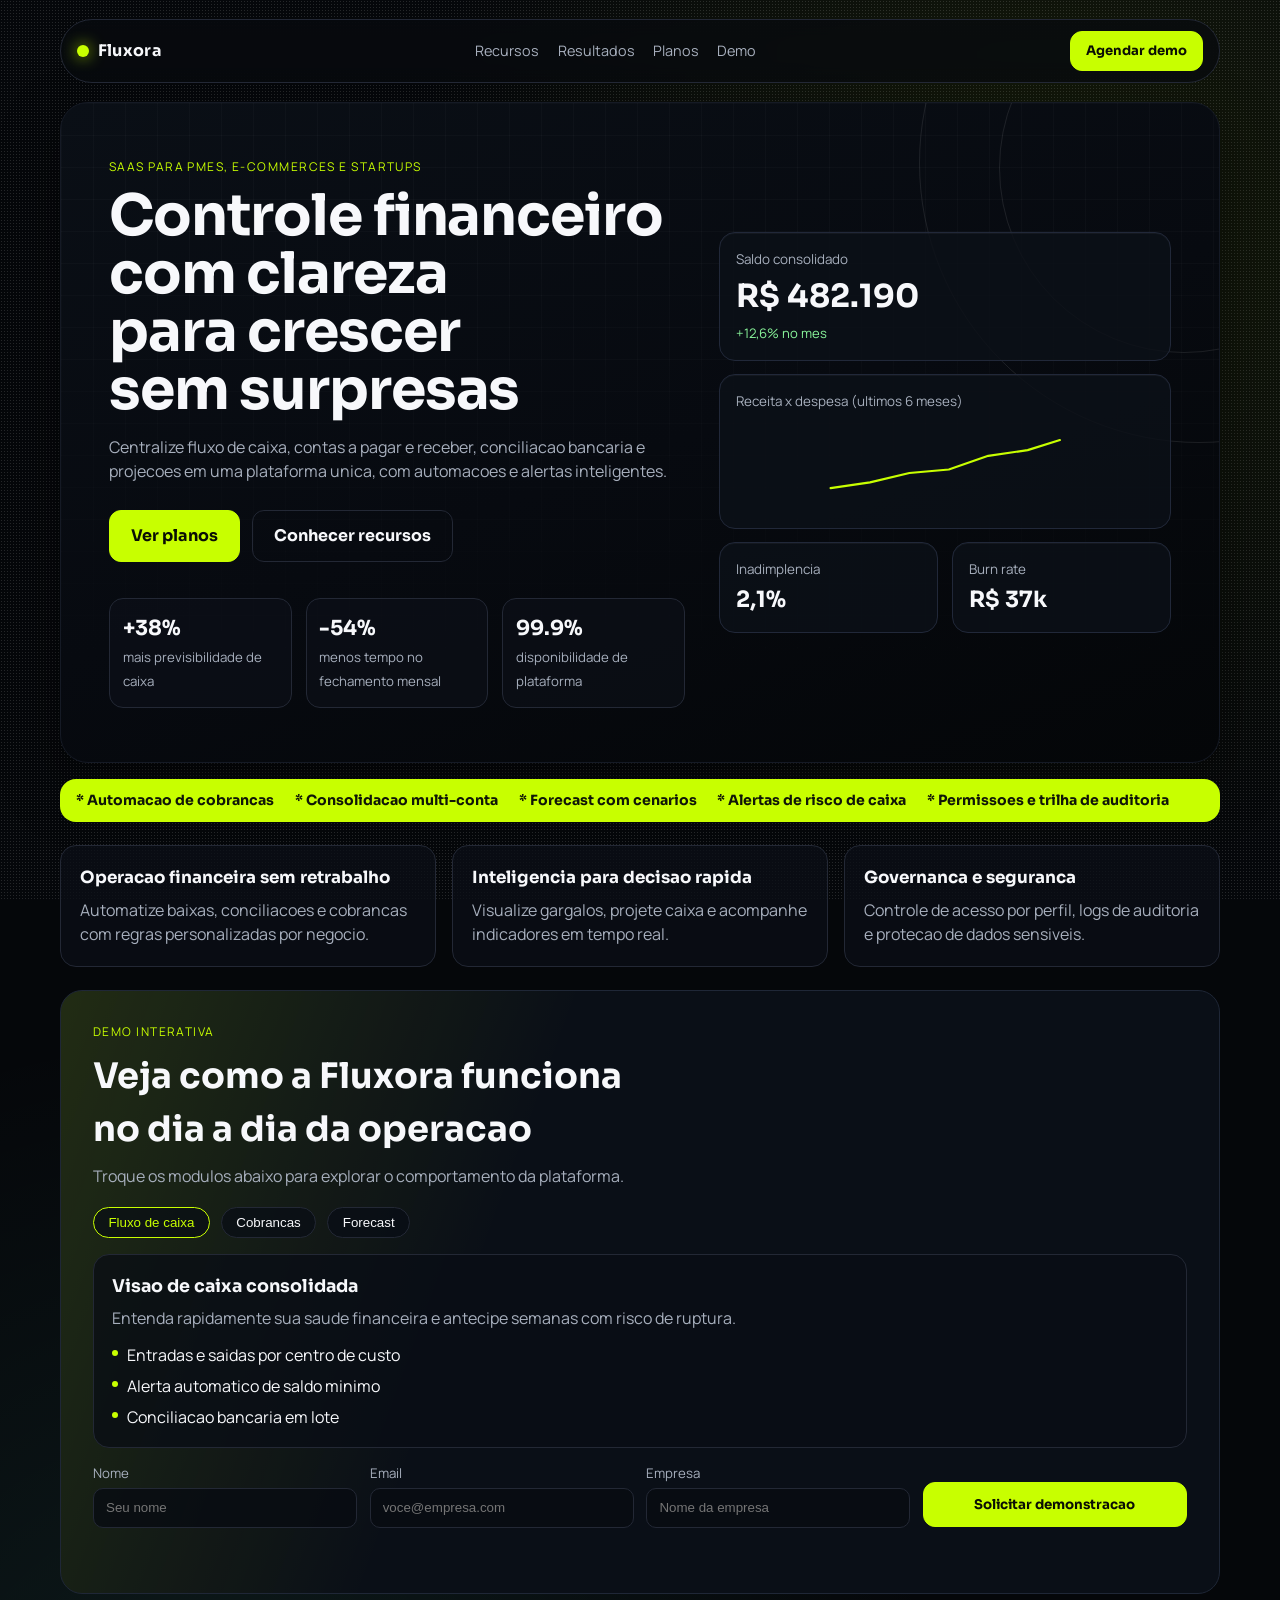
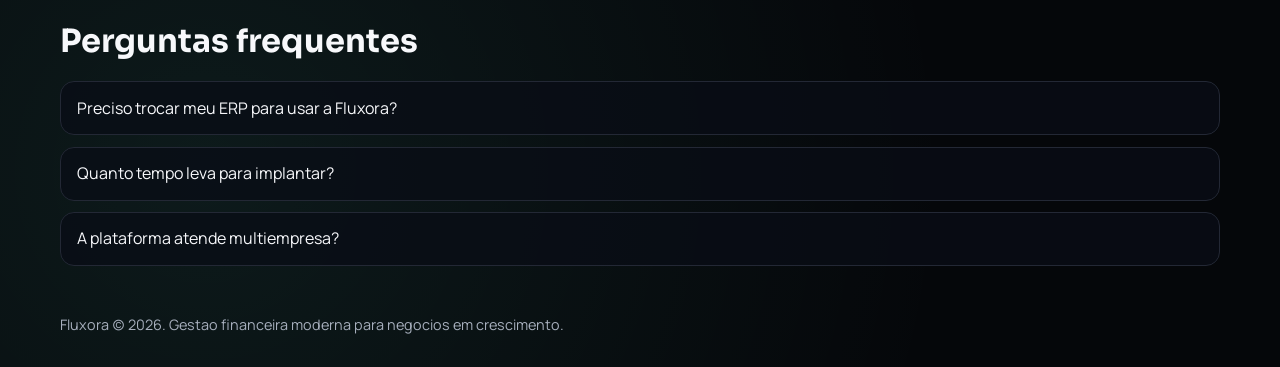
<file: index.html>
﻿<!DOCTYPE html>
<html lang="pt-BR">
<head>
  <meta charset="UTF-8">
  <meta name="viewport" content="width=device-width, initial-scale=1.0">
  <title>Fluxora | Gestao Financeira Inteligente</title>
  <meta name="description" content="Fluxora: SaaS de gestao financeira para previsibilidade de caixa, automacao e crescimento seguro.">
  <link rel="preconnect" href="https://fonts.googleapis.com">
  <link rel="preconnect" href="https://fonts.gstatic.com" crossorigin>
  <link href="https://fonts.googleapis.com/css2?family=Manrope:wght@500;700;800&family=Sora:wght@600;700;800&display=swap" rel="stylesheet">
  <link rel="icon" type="image/svg+xml" href="assets/favicon.svg">
  <link rel="shortcut icon" href="assets/favicon.svg">
  <link rel="stylesheet" href="assets/css/main.css">
  <script src="assets/js/main.js" defer></script>
</head>
<body data-page="index">
  <div class="noise" aria-hidden="true"></div>
  <div class="scroll-progress" aria-hidden="true"></div>

  <header class="topbar">
    <a class="brand" href="index.html" aria-label="Fluxora - inicio">
      <span class="brand-dot"></span>
      <span>Fluxora</span>
    </a>

    <nav class="menu" aria-label="Navegacao principal">
      <a data-nav-target="recursos" href="pages/recursos.html">Recursos</a>
      <a data-nav-target="resultados" href="pages/resultados.html">Resultados</a>
      <a data-nav-target="planos" href="pages/planos.html">Planos</a>
      <a href="#demo">Demo</a>
    </nav>

    <a class="btn btn-small" href="#demo">Agendar demo</a>
  </header>

  <main>
    <section class="hero reveal">
      <div class="hero-grid"></div>
      <div class="hero-ring ring-1"></div>
      <div class="hero-ring ring-2"></div>

      <div class="hero-content">
        <p class="eyebrow">SaaS para PMEs, e-commerces e startups</p>
        <h1>Controle financeiro com clareza para crescer sem surpresas</h1>
        <p class="subtitle">
          Centralize fluxo de caixa, contas a pagar e receber, conciliacao bancaria e projecoes
          em uma plataforma unica, com automacoes e alertas inteligentes.
        </p>

        <div class="hero-actions">
          <a class="btn" href="pages/planos.html">Ver planos</a>
          <a class="btn btn-ghost" href="pages/recursos.html">Conhecer recursos</a>
        </div>

        <div class="kpis">
          <article>
            <strong>+38%</strong>
            <span>mais previsibilidade de caixa</span>
          </article>
          <article>
            <strong>-54%</strong>
            <span>menos tempo no fechamento mensal</span>
          </article>
          <article>
            <strong>99.9%</strong>
            <span>disponibilidade de plataforma</span>
          </article>
        </div>
      </div>

      <aside class="hero-panel" aria-label="Painel de resumo financeiro">
        <div class="panel-card panel-main">
          <p>Saldo consolidado</p>
          <h2>R$ 482.190</h2>
          <span class="positive">+12,6% no mes</span>
        </div>

        <div class="panel-card panel-chart">
          <p>Receita x despesa (ultimos 6 meses)</p>
          <svg viewBox="0 0 320 120" aria-hidden="true">
            <polyline points="0,95 55,87 110,74 165,69 220,50 275,42 320,28"></polyline>
          </svg>
        </div>

        <div class="panel-row">
          <div class="panel-card">
            <p>Inadimplencia</p>
            <h3>2,1%</h3>
          </div>
          <div class="panel-card">
            <p>Burn rate</p>
            <h3>R$ 37k</h3>
          </div>
        </div>
      </aside>
    </section>

    <section class="ticker reveal" aria-label="Destaques de produto">
      <span>Automacao de cobrancas</span>
      <span>Consolidacao multi-conta</span>
      <span>Forecast com cenarios</span>
      <span>Alertas de risco de caixa</span>
      <span>Permissoes e trilha de auditoria</span>
    </section>

    <section class="feature-preview reveal">
      <article>
        <h3>Operacao financeira sem retrabalho</h3>
        <p>Automatize baixas, conciliacoes e cobrancas com regras personalizadas por negocio.</p>
      </article>
      <article>
        <h3>Inteligencia para decisao rapida</h3>
        <p>Visualize gargalos, projete caixa e acompanhe indicadores em tempo real.</p>
      </article>
      <article>
        <h3>Governanca e seguranca</h3>
        <p>Controle de acesso por perfil, logs de auditoria e protecao de dados sensiveis.</p>
      </article>
    </section>

    <section class="demo-lab reveal" id="demo">
      <div class="demo-head">
        <p class="eyebrow">Demo interativa</p>
        <h2>Veja como a Fluxora funciona no dia a dia da operacao</h2>
        <p>Troque os modulos abaixo para explorar o comportamento da plataforma.</p>
      </div>

      <div class="demo-tabs" role="tablist" aria-label="Modulos da demo">
        <button class="demo-tab is-active" role="tab" data-demo-tab="caixa">Fluxo de caixa</button>
        <button class="demo-tab" role="tab" data-demo-tab="cobranca">Cobrancas</button>
        <button class="demo-tab" role="tab" data-demo-tab="forecast">Forecast</button>
      </div>

      <div class="demo-panels">
        <article class="demo-panel is-active" data-demo-panel="caixa">
          <h3>Visao de caixa consolidada</h3>
          <p>Entenda rapidamente sua saude financeira e antecipe semanas com risco de ruptura.</p>
          <ul>
            <li>Entradas e saidas por centro de custo</li>
            <li>Alerta automatico de saldo minimo</li>
            <li>Conciliacao bancaria em lote</li>
          </ul>
        </article>

        <article class="demo-panel" data-demo-panel="cobranca">
          <h3>Regua de cobranca automatizada</h3>
          <p>Defina cadencias de contato e reduza inadimplencia com pouca operacao manual.</p>
          <ul>
            <li>Lembretes por email e WhatsApp</li>
            <li>Segmentacao por perfil de risco</li>
            <li>Historico de negociacoes por cliente</li>
          </ul>
        </article>

        <article class="demo-panel" data-demo-panel="forecast">
          <h3>Projecao inteligente de caixa</h3>
          <p>Compare cenarios e veja impacto de contratacoes, reajustes e novos investimentos.</p>
          <ul>
            <li>Cenario base, conservador e agressivo</li>
            <li>Atualizacao automatica com dados reais</li>
            <li>Recomendacoes de ajuste de custo</li>
          </ul>
        </article>
      </div>

      <form class="demo-form" aria-label="Formulario para agendar demo">
        <label>
          Nome
          <input type="text" name="nome" placeholder="Seu nome" required>
        </label>
        <label>
          Email
          <input type="email" name="email" placeholder="voce@empresa.com" required>
        </label>
        <label>
          Empresa
          <input type="text" name="empresa" placeholder="Nome da empresa" required>
        </label>
        <button class="btn" type="submit">Solicitar demonstracao</button>
      </form>
      <p class="demo-feedback" aria-live="polite"></p>
    </section>

    <section class="faq reveal" id="faq">
      <h2>Perguntas frequentes</h2>
      <div class="faq-list">
        <article class="faq-item">
          <button class="faq-trigger" type="button" aria-expanded="false">Preciso trocar meu ERP para usar a Fluxora?</button>
          <div class="faq-content">
            <p>Nao. A Fluxora foi projetada para integrar com o stack existente e reduzir dependencia de processos manuais.</p>
          </div>
        </article>
        <article class="faq-item">
          <button class="faq-trigger" type="button" aria-expanded="false">Quanto tempo leva para implantar?</button>
          <div class="faq-content">
            <p>Em geral entre 1 e 3 semanas, dependendo do volume de integracoes e da complexidade do plano de contas.</p>
          </div>
        </article>
        <article class="faq-item">
          <button class="faq-trigger" type="button" aria-expanded="false">A plataforma atende multiempresa?</button>
          <div class="faq-content">
            <p>Sim. E possivel consolidar dados de multiplas empresas e filtrar visoes por unidade e centro de custo.</p>
          </div>
        </article>
      </div>
    </section>
  </main>

  <footer class="site-footer">
    <p>Fluxora (c) 2026. Gestao financeira moderna para negocios em crescimento.</p>
  </footer>
</body>
</html>
</file>
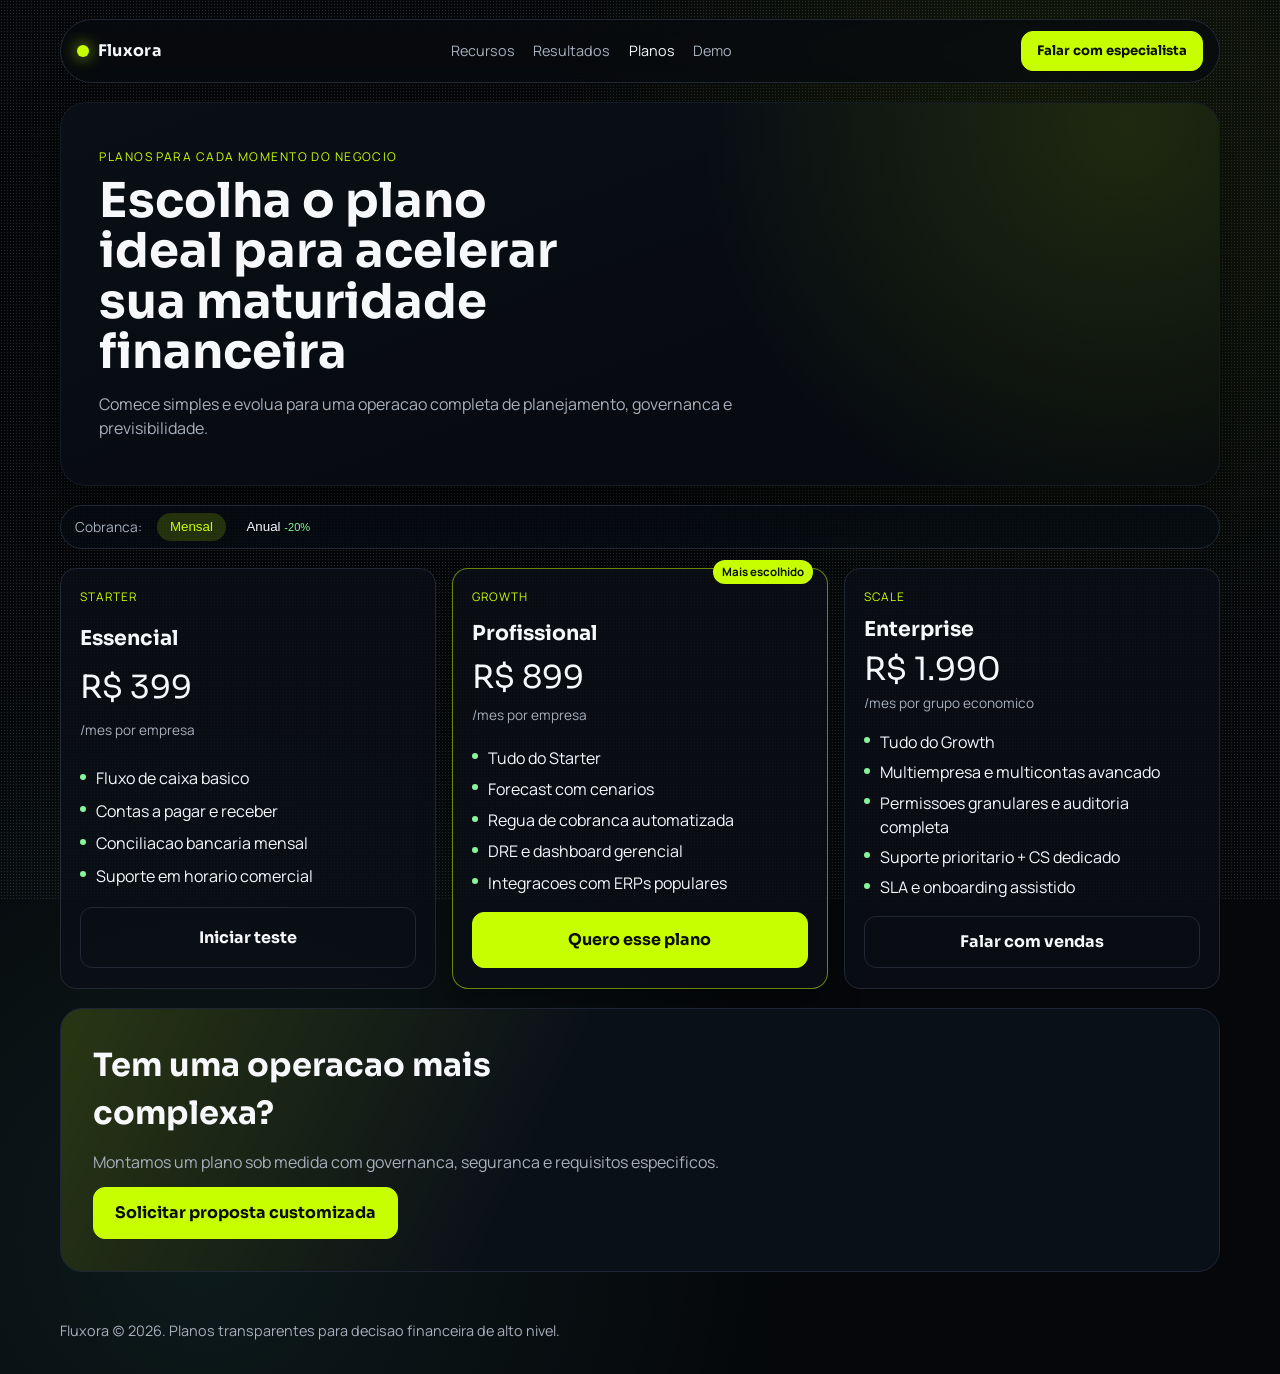
<file: pages/planos.html>
﻿<!DOCTYPE html>
<html lang="pt-BR">
<head>
  <meta charset="UTF-8">
  <meta name="viewport" content="width=device-width, initial-scale=1.0">
  <title>Fluxora | Planos</title>
  <meta name="description" content="Planos da Fluxora para empresas em diferentes estagios de maturidade financeira.">
  <link rel="preconnect" href="https://fonts.googleapis.com">
  <link rel="preconnect" href="https://fonts.gstatic.com" crossorigin>
  <link href="https://fonts.googleapis.com/css2?family=Manrope:wght@500;700;800&family=Sora:wght@600;700;800&display=swap" rel="stylesheet">
  <link rel="icon" type="image/svg+xml" href="../assets/favicon.svg">
  <link rel="shortcut icon" href="../assets/favicon.svg">
  <link rel="stylesheet" href="../assets/css/main.css">
  <script src="../assets/js/main.js" defer></script>
</head>
<body data-page="planos">
  <div class="noise" aria-hidden="true"></div>
  <div class="scroll-progress" aria-hidden="true"></div>

  <header class="topbar">
    <a class="brand" href="../index.html" aria-label="Fluxora - inicio">
      <span class="brand-dot"></span>
      <span>Fluxora</span>
    </a>

    <nav class="menu" aria-label="Navegacao principal">
      <a data-nav-target="recursos" href="recursos.html">Recursos</a>
      <a data-nav-target="resultados" href="resultados.html">Resultados</a>
      <a data-nav-target="planos" href="planos.html">Planos</a>
      <a href="../index.html#demo">Demo</a>
    </nav>

    <a class="btn btn-small" href="../index.html#demo">Falar com especialista</a>
  </header>

  <main class="inner-page">
    <section class="page-hero reveal">
      <p class="eyebrow">Planos para cada momento do negocio</p>
      <h1>Escolha o plano ideal para acelerar sua maturidade financeira</h1>
      <p>
        Comece simples e evolua para uma operacao completa de planejamento, governanca e previsibilidade.
      </p>
    </section>

    <section class="billing-switch reveal" aria-label="Alternar ciclo de cobranca">
      <span>Cobranca:</span>
      <button class="switch-btn is-active" type="button" data-billing="mensal">Mensal</button>
      <button class="switch-btn" type="button" data-billing="anual">Anual <small>-20%</small></button>
    </section>

    <section class="pricing-grid reveal">
      <article class="pricing-card">
        <p class="plan-tag">Starter</p>
        <h2>Essencial</h2>
        <p class="plan-price" data-price-monthly="R$ 399" data-price-yearly="R$ 319">R$ 399</p>
        <p class="plan-cycle">/mes por empresa</p>
        <ul>
          <li>Fluxo de caixa basico</li>
          <li>Contas a pagar e receber</li>
          <li>Conciliacao bancaria mensal</li>
          <li>Suporte em horario comercial</li>
        </ul>
        <a class="btn btn-ghost" href="../index.html#demo">Iniciar teste</a>
      </article>

      <article class="pricing-card featured">
        <p class="plan-badge">Mais escolhido</p>
        <p class="plan-tag">Growth</p>
        <h2>Profissional</h2>
        <p class="plan-price" data-price-monthly="R$ 899" data-price-yearly="R$ 719">R$ 899</p>
        <p class="plan-cycle">/mes por empresa</p>
        <ul>
          <li>Tudo do Starter</li>
          <li>Forecast com cenarios</li>
          <li>Regua de cobranca automatizada</li>
          <li>DRE e dashboard gerencial</li>
          <li>Integracoes com ERPs populares</li>
        </ul>
        <a class="btn" href="../index.html#demo">Quero esse plano</a>
      </article>

      <article class="pricing-card">
        <p class="plan-tag">Scale</p>
        <h2>Enterprise</h2>
        <p class="plan-price" data-price-monthly="R$ 1.990" data-price-yearly="R$ 1.590">R$ 1.990</p>
        <p class="plan-cycle">/mes por grupo economico</p>
        <ul>
          <li>Tudo do Growth</li>
          <li>Multiempresa e multicontas avancado</li>
          <li>Permissoes granulares e auditoria completa</li>
          <li>Suporte prioritario + CS dedicado</li>
          <li>SLA e onboarding assistido</li>
        </ul>
        <a class="btn btn-ghost" href="../index.html#demo">Falar com vendas</a>
      </article>
    </section>

    <section class="cta-block reveal">
      <h2>Tem uma operacao mais complexa?</h2>
      <p>Montamos um plano sob medida com governanca, seguranca e requisitos especificos.</p>
      <a class="btn" href="../index.html#demo">Solicitar proposta customizada</a>
    </section>
  </main>

  <footer class="site-footer">
    <p>Fluxora (c) 2026. Planos transparentes para decisao financeira de alto nivel.</p>
  </footer>
</body>
</html>
</file>
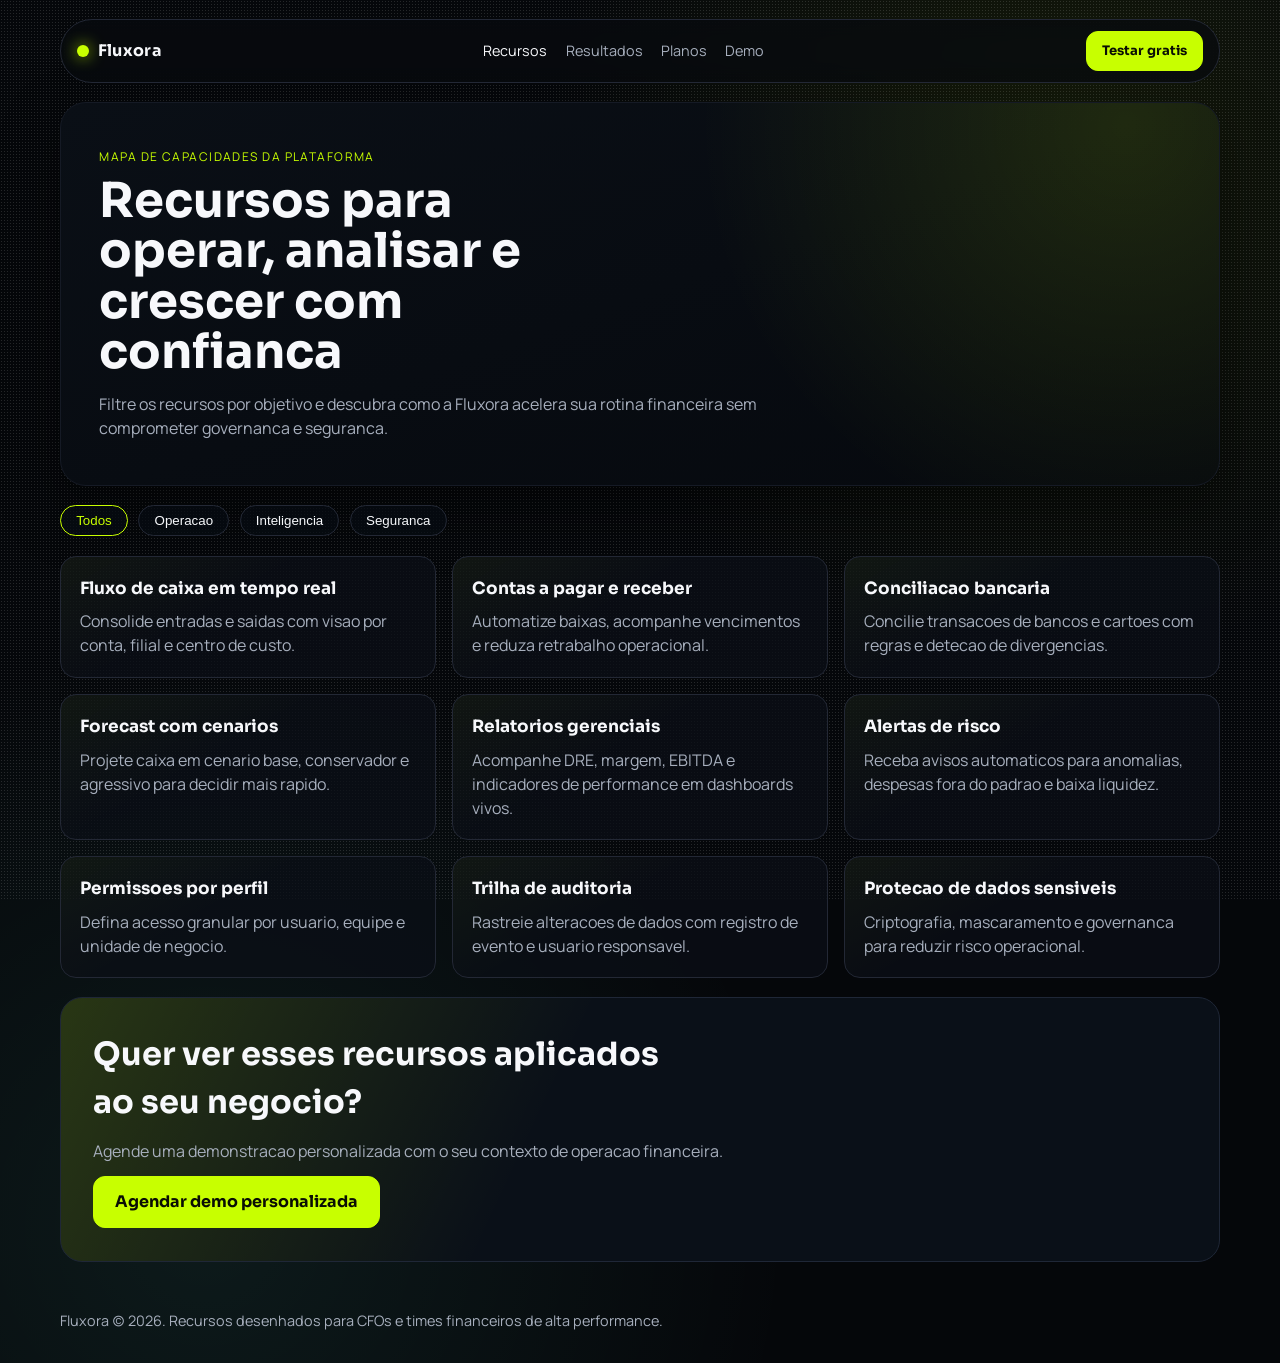
<file: pages/recursos.html>
﻿<!DOCTYPE html>
<html lang="pt-BR">
<head>
  <meta charset="UTF-8">
  <meta name="viewport" content="width=device-width, initial-scale=1.0">
  <title>Fluxora | Recursos</title>
  <meta name="description" content="Conheca os recursos da Fluxora para operacao, inteligencia e seguranca financeira.">
  <link rel="preconnect" href="https://fonts.googleapis.com">
  <link rel="preconnect" href="https://fonts.gstatic.com" crossorigin>
  <link href="https://fonts.googleapis.com/css2?family=Manrope:wght@500;700;800&family=Sora:wght@600;700;800&display=swap" rel="stylesheet">
  <link rel="icon" type="image/svg+xml" href="../assets/favicon.svg">
  <link rel="shortcut icon" href="../assets/favicon.svg">
  <link rel="stylesheet" href="../assets/css/main.css">
  <script src="../assets/js/main.js" defer></script>
</head>
<body data-page="recursos">
  <div class="noise" aria-hidden="true"></div>
  <div class="scroll-progress" aria-hidden="true"></div>

  <header class="topbar">
    <a class="brand" href="../index.html" aria-label="Fluxora - inicio">
      <span class="brand-dot"></span>
      <span>Fluxora</span>
    </a>

    <nav class="menu" aria-label="Navegacao principal">
      <a data-nav-target="recursos" href="recursos.html">Recursos</a>
      <a data-nav-target="resultados" href="resultados.html">Resultados</a>
      <a data-nav-target="planos" href="planos.html">Planos</a>
      <a href="../index.html#demo">Demo</a>
    </nav>

    <a class="btn btn-small" href="planos.html">Testar gratis</a>
  </header>

  <main class="inner-page">
    <section class="page-hero reveal">
      <p class="eyebrow">Mapa de capacidades da plataforma</p>
      <h1>Recursos para operar, analisar e crescer com confianca</h1>
      <p>
        Filtre os recursos por objetivo e descubra como a Fluxora acelera sua rotina financeira
        sem comprometer governanca e seguranca.
      </p>
    </section>

    <section class="filter-bar reveal" aria-label="Filtro de recursos">
      <button class="filter-chip is-active" type="button" data-filter="all">Todos</button>
      <button class="filter-chip" type="button" data-filter="operacao">Operacao</button>
      <button class="filter-chip" type="button" data-filter="inteligencia">Inteligencia</button>
      <button class="filter-chip" type="button" data-filter="seguranca">Seguranca</button>
    </section>

    <section class="resource-grid reveal">
      <article class="resource-card" data-category="operacao">
        <h2>Fluxo de caixa em tempo real</h2>
        <p>Consolide entradas e saidas com visao por conta, filial e centro de custo.</p>
      </article>
      <article class="resource-card" data-category="operacao">
        <h2>Contas a pagar e receber</h2>
        <p>Automatize baixas, acompanhe vencimentos e reduza retrabalho operacional.</p>
      </article>
      <article class="resource-card" data-category="operacao">
        <h2>Conciliacao bancaria</h2>
        <p>Concilie transacoes de bancos e cartoes com regras e detecao de divergencias.</p>
      </article>
      <article class="resource-card" data-category="inteligencia">
        <h2>Forecast com cenarios</h2>
        <p>Projete caixa em cenario base, conservador e agressivo para decidir mais rapido.</p>
      </article>
      <article class="resource-card" data-category="inteligencia">
        <h2>Relatorios gerenciais</h2>
        <p>Acompanhe DRE, margem, EBITDA e indicadores de performance em dashboards vivos.</p>
      </article>
      <article class="resource-card" data-category="inteligencia">
        <h2>Alertas de risco</h2>
        <p>Receba avisos automaticos para anomalias, despesas fora do padrao e baixa liquidez.</p>
      </article>
      <article class="resource-card" data-category="seguranca">
        <h2>Permissoes por perfil</h2>
        <p>Defina acesso granular por usuario, equipe e unidade de negocio.</p>
      </article>
      <article class="resource-card" data-category="seguranca">
        <h2>Trilha de auditoria</h2>
        <p>Rastreie alteracoes de dados com registro de evento e usuario responsavel.</p>
      </article>
      <article class="resource-card" data-category="seguranca">
        <h2>Protecao de dados sensiveis</h2>
        <p>Criptografia, mascaramento e governanca para reduzir risco operacional.</p>
      </article>
    </section>

    <section class="cta-block reveal">
      <h2>Quer ver esses recursos aplicados ao seu negocio?</h2>
      <p>Agende uma demonstracao personalizada com o seu contexto de operacao financeira.</p>
      <a class="btn" href="../index.html#demo">Agendar demo personalizada</a>
    </section>
  </main>

  <footer class="site-footer">
    <p>Fluxora (c) 2026. Recursos desenhados para CFOs e times financeiros de alta performance.</p>
  </footer>
</body>
</html>
</file>
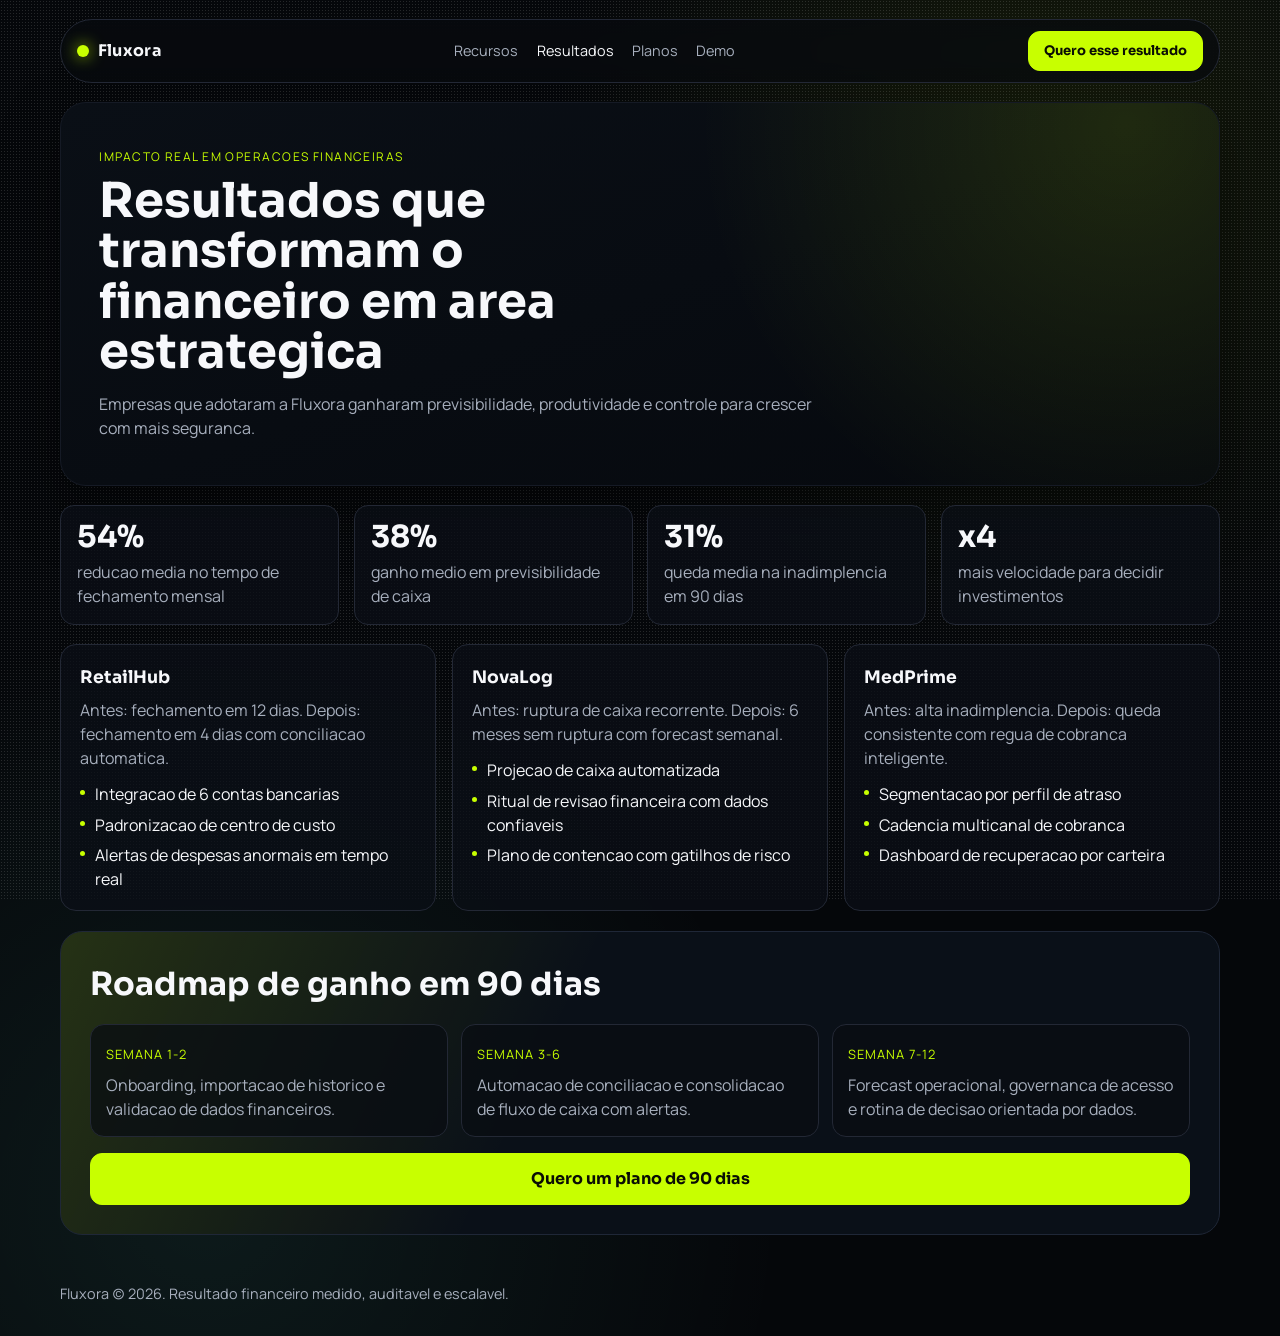
<file: pages/resultados.html>
﻿<!DOCTYPE html>
<html lang="pt-BR">
<head>
  <meta charset="UTF-8">
  <meta name="viewport" content="width=device-width, initial-scale=1.0">
  <title>Fluxora | Resultados</title>
  <meta name="description" content="Resultados obtidos por empresas que usam a Fluxora na gestao financeira.">
  <link rel="preconnect" href="https://fonts.googleapis.com">
  <link rel="preconnect" href="https://fonts.gstatic.com" crossorigin>
  <link href="https://fonts.googleapis.com/css2?family=Manrope:wght@500;700;800&family=Sora:wght@600;700;800&display=swap" rel="stylesheet">
  <link rel="icon" type="image/svg+xml" href="../assets/favicon.svg">
  <link rel="shortcut icon" href="../assets/favicon.svg">
  <link rel="stylesheet" href="../assets/css/main.css">
  <script src="../assets/js/main.js" defer></script>
</head>
<body data-page="resultados">
  <div class="noise" aria-hidden="true"></div>
  <div class="scroll-progress" aria-hidden="true"></div>

  <header class="topbar">
    <a class="brand" href="../index.html" aria-label="Fluxora - inicio">
      <span class="brand-dot"></span>
      <span>Fluxora</span>
    </a>

    <nav class="menu" aria-label="Navegacao principal">
      <a data-nav-target="recursos" href="recursos.html">Recursos</a>
      <a data-nav-target="resultados" href="resultados.html">Resultados</a>
      <a data-nav-target="planos" href="planos.html">Planos</a>
      <a href="../index.html#demo">Demo</a>
    </nav>

    <a class="btn btn-small" href="planos.html">Quero esse resultado</a>
  </header>

  <main class="inner-page">
    <section class="page-hero reveal">
      <p class="eyebrow">Impacto real em operacoes financeiras</p>
      <h1>Resultados que transformam o financeiro em area estrategica</h1>
      <p>
        Empresas que adotaram a Fluxora ganharam previsibilidade, produtividade
        e controle para crescer com mais seguranca.
      </p>
    </section>

    <section class="results-kpis reveal">
      <article>
        <strong data-count-to="54" data-count-suffix="%">0%</strong>
        <p>reducao media no tempo de fechamento mensal</p>
      </article>
      <article>
        <strong data-count-to="38" data-count-suffix="%">0%</strong>
        <p>ganho medio em previsibilidade de caixa</p>
      </article>
      <article>
        <strong data-count-to="31" data-count-suffix="%">0%</strong>
        <p>queda media na inadimplencia em 90 dias</p>
      </article>
      <article>
        <strong data-count-to="4" data-count-prefix="x">0</strong>
        <p>mais velocidade para decidir investimentos</p>
      </article>
    </section>

    <section class="case-grid reveal">
      <article class="case-card">
        <h2>RetailHub</h2>
        <p>Antes: fechamento em 12 dias. Depois: fechamento em 4 dias com conciliacao automatica.</p>
        <ul>
          <li>Integracao de 6 contas bancarias</li>
          <li>Padronizacao de centro de custo</li>
          <li>Alertas de despesas anormais em tempo real</li>
        </ul>
      </article>

      <article class="case-card">
        <h2>NovaLog</h2>
        <p>Antes: ruptura de caixa recorrente. Depois: 6 meses sem ruptura com forecast semanal.</p>
        <ul>
          <li>Projecao de caixa automatizada</li>
          <li>Ritual de revisao financeira com dados confiaveis</li>
          <li>Plano de contencao com gatilhos de risco</li>
        </ul>
      </article>

      <article class="case-card">
        <h2>MedPrime</h2>
        <p>Antes: alta inadimplencia. Depois: queda consistente com regua de cobranca inteligente.</p>
        <ul>
          <li>Segmentacao por perfil de atraso</li>
          <li>Cadencia multicanal de cobranca</li>
          <li>Dashboard de recuperacao por carteira</li>
        </ul>
      </article>
    </section>

    <section class="timeline reveal" id="roadmap">
      <h2>Roadmap de ganho em 90 dias</h2>
      <div class="timeline-steps">
        <article>
          <span>Semana 1-2</span>
          <p>Onboarding, importacao de historico e validacao de dados financeiros.</p>
        </article>
        <article>
          <span>Semana 3-6</span>
          <p>Automacao de conciliacao e consolidacao de fluxo de caixa com alertas.</p>
        </article>
        <article>
          <span>Semana 7-12</span>
          <p>Forecast operacional, governanca de acesso e rotina de decisao orientada por dados.</p>
        </article>
      </div>
      <a class="btn" href="../index.html#demo">Quero um plano de 90 dias</a>
    </section>
  </main>

  <footer class="site-footer">
    <p>Fluxora (c) 2026. Resultado financeiro medido, auditavel e escalavel.</p>
  </footer>
</body>
</html>
</file>
<file: assets/css/main.css>
﻿:root {
  --bg: #05070a;
  --bg-soft: #0d1118;
  --surface: rgba(12, 16, 24, 0.82);
  --surface-soft: rgba(11, 15, 23, 0.76);
  --text: #f7f8fb;
  --muted: #a7afbd;
  --line: #232835;
  --primary: #c8ff00;
  --success: #89f59b;
  --shadow: 0 24px 60px rgba(0, 0, 0, 0.45);
}

* {
  box-sizing: border-box;
}

img,
svg,
video {
  max-width: 100%;
  height: auto;
}

html,
body {
  margin: 0;
  padding: 0;
}

body {
  font-family: "Manrope", sans-serif;
  color: var(--text);
  background:
    radial-gradient(circle at 82% 12%, rgba(200, 255, 0, 0.08), transparent 32%),
    radial-gradient(circle at 16% 90%, rgba(106, 255, 228, 0.08), transparent 36%),
    var(--bg);
  min-height: 100vh;
  line-height: 1.5;
  overflow-x: hidden;
}

[id] {
  scroll-margin-top: 110px;
}

h1,
h2,
h3,
p {
  margin: 0;
}

.noise {
  position: fixed;
  inset: 0;
  pointer-events: none;
  opacity: 0.13;
  background-image: radial-gradient(#ffffff 0.45px, transparent 0.45px);
  background-size: 3px 3px;
}

.scroll-progress {
  position: fixed;
  left: 0;
  top: 0;
  width: 100%;
  height: 3px;
  transform-origin: left center;
  transform: scaleX(0);
  background: linear-gradient(90deg, #89f59b 0%, var(--primary) 100%);
  z-index: 20;
}

.topbar,
main,
.site-footer {
  width: min(1160px, calc(100% - 2.4rem));
}

.topbar {
  margin: 1.2rem auto 0;
  border: 1px solid var(--line);
  border-radius: 999px;
  display: flex;
  align-items: center;
  justify-content: space-between;
  padding: 0.7rem 1rem;
  background: rgba(7, 10, 14, 0.75);
  backdrop-filter: blur(10px);
  position: sticky;
  top: 0.8rem;
  z-index: 10;
}

.brand {
  display: inline-flex;
  align-items: center;
  gap: 0.55rem;
  font-family: "Sora", sans-serif;
  font-weight: 700;
  letter-spacing: 0.02em;
  color: var(--text);
  text-decoration: none;
}

.brand-dot {
  width: 12px;
  height: 12px;
  border-radius: 50%;
  background: var(--primary);
  box-shadow: 0 0 16px rgba(200, 255, 0, 0.85);
}

.menu {
  display: flex;
  gap: 1.15rem;
}

.menu a {
  color: var(--muted);
  text-decoration: none;
  font-size: 0.9rem;
  transition: color 0.22s ease;
}

.menu a:hover,
.menu a.is-active {
  color: var(--text);
}

.btn {
  border: 1px solid var(--primary);
  display: inline-flex;
  align-items: center;
  justify-content: center;
  text-decoration: none;
  position: relative;
  overflow: hidden;
  color: #0a0e04;
  background: var(--primary);
  padding: 0.82rem 1.3rem;
  border-radius: 12px;
  font-family: "Sora", sans-serif;
  font-weight: 700;
  transform-style: preserve-3d;
  transition: transform 0.22s ease, box-shadow 0.22s ease, background 0.22s ease;
  will-change: transform;
}

.btn:hover {
  transform: translateY(-2px);
  box-shadow: 0 10px 28px rgba(200, 255, 0, 0.3);
}

.btn-small {
  padding: 0.56rem 0.95rem;
  font-size: 0.82rem;
}

.btn-ghost {
  background: transparent;
  color: var(--text);
  border-color: var(--line);
}

.btn-ghost:hover {
  border-color: var(--primary);
  box-shadow: none;
}

.btn.is-pressed {
  transform: scale(0.97);
}

.btn-ripple {
  position: absolute;
  width: 12px;
  height: 12px;
  border-radius: 50%;
  background: rgba(255, 255, 255, 0.35);
  pointer-events: none;
  transform: translate(-50%, -50%) scale(0);
  animation: ripple 0.55s ease-out forwards;
}

@keyframes ripple {
  to {
    transform: translate(-50%, -50%) scale(14);
    opacity: 0;
  }
}

main {
  margin: 1.2rem auto 3rem;
}

.site-footer {
  margin: 0 auto 2rem;
  color: var(--muted);
  font-size: 0.9rem;
}

.eyebrow {
  text-transform: uppercase;
  color: var(--primary);
  letter-spacing: 0.12em;
  font-size: 0.75rem;
}

/* Home */
.hero {
  border: 1px solid #151a25;
  background: linear-gradient(160deg, #0a0f16 0%, #070a10 52%, #040608 100%);
  border-radius: 28px;
  padding: 3.4rem 3rem;
  display: grid;
  grid-template-columns: 1.12fr 0.88fr;
  gap: 2.1rem;
  position: relative;
  overflow: hidden;
  box-shadow: var(--shadow);
}

.hero-grid {
  position: absolute;
  inset: 0;
  background-image:
    linear-gradient(rgba(255, 255, 255, 0.022) 1px, transparent 1px),
    linear-gradient(90deg, rgba(255, 255, 255, 0.022) 1px, transparent 1px);
  background-size: 32px 32px;
  mask-image: linear-gradient(to bottom, black 20%, transparent 100%);
}

.hero-ring {
  position: absolute;
  border: 1px solid rgba(255, 255, 255, 0.09);
  border-radius: 50%;
  animation: float 8s ease-in-out infinite;
}

.ring-1 {
  width: 560px;
  height: 560px;
  right: -260px;
  top: -220px;
}

.ring-2 {
  width: 370px;
  height: 370px;
  right: -150px;
  top: -120px;
  animation-delay: 1.2s;
}

.hero-content,
.hero-panel {
  position: relative;
  z-index: 1;
}

.hero h1 {
  margin-top: 0.72rem;
  font-family: "Sora", sans-serif;
  font-size: clamp(2rem, 6vw, 3.55rem);
  line-height: 1.02;
  max-width: 14ch;
  letter-spacing: -0.02em;
  text-wrap: balance;
}

.subtitle {
  margin-top: 1rem;
  color: var(--muted);
  max-width: 58ch;
}

.hero-actions {
  margin-top: 1.7rem;
  display: flex;
  flex-wrap: wrap;
  gap: 0.8rem;
}

.kpis {
  margin-top: 2.2rem;
  display: grid;
  grid-template-columns: repeat(3, minmax(0, 1fr));
  gap: 0.85rem;
}

.kpis article {
  border: 1px solid var(--line);
  border-radius: 14px;
  padding: 0.9rem 0.8rem;
  background: rgba(14, 18, 27, 0.55);
}

.kpis strong {
  font-family: "Sora", sans-serif;
  display: block;
  font-size: 1.3rem;
}

.kpis span {
  color: var(--muted);
  font-size: 0.83rem;
}

.hero-panel {
  align-self: center;
  display: grid;
  gap: 0.85rem;
}

.panel-card {
  background: var(--surface);
  border: 1px solid #212839;
  border-radius: 16px;
  padding: 1rem;
  box-shadow: inset 0 1px 0 rgba(255, 255, 255, 0.04);
}

.panel-card p {
  color: var(--muted);
  font-size: 0.84rem;
}

.panel-main h2 {
  font-family: "Sora", sans-serif;
  margin-top: 0.18rem;
  font-size: 2rem;
}

.positive {
  color: var(--success);
  font-size: 0.82rem;
}

.panel-chart svg {
  width: 100%;
  height: 86px;
  margin-top: 0.5rem;
}

.panel-chart polyline {
  fill: none;
  stroke: var(--primary);
  stroke-width: 3;
  stroke-linecap: round;
  stroke-linejoin: round;
}

.panel-row {
  display: grid;
  grid-template-columns: 1fr 1fr;
  gap: 0.85rem;
}

.panel-row h3 {
  font-family: "Sora", sans-serif;
  margin-top: 0.22rem;
  font-size: 1.4rem;
}

.ticker {
  margin-top: 1rem;
  background: var(--primary);
  color: #101608;
  border-radius: 16px;
  padding: 0.68rem 1rem;
  display: flex;
  gap: 1.3rem;
  overflow: auto;
  white-space: nowrap;
  font-family: "Sora", sans-serif;
  font-weight: 700;
  font-size: 0.88rem;
}

.ticker span::before {
  content: "* ";
}

.feature-preview {
  margin-top: 1.45rem;
  display: grid;
  grid-template-columns: repeat(3, minmax(0, 1fr));
  gap: 1rem;
}

.feature-preview article {
  border: 1px solid var(--line);
  border-radius: 16px;
  padding: 1.2rem;
  background: var(--surface-soft);
}

.feature-preview h3 {
  font-family: "Sora", sans-serif;
  font-size: 1.05rem;
}

.feature-preview p {
  margin-top: 0.5rem;
  color: var(--muted);
}

.demo-lab {
  margin-top: 1.45rem;
  border-radius: 22px;
  border: 1px solid #1f2737;
  background:
    linear-gradient(110deg, rgba(200, 255, 0, 0.12), rgba(200, 255, 0, 0) 38%),
    #0a0f17;
  padding: 2rem;
}

.demo-head h2 {
  margin-top: 0.6rem;
  font-family: "Sora", sans-serif;
  font-size: clamp(1.5rem, 4vw, 2.2rem);
  max-width: 20ch;
}

.demo-head p:last-child {
  margin-top: 0.5rem;
  color: var(--muted);
}

.demo-tabs {
  margin-top: 1.2rem;
  display: flex;
  flex-wrap: wrap;
  gap: 0.7rem;
}

.demo-tab {
  border: 1px solid var(--line);
  border-radius: 999px;
  padding: 0.45rem 0.9rem;
  background: rgba(7, 12, 20, 0.65);
  color: var(--text);
  cursor: pointer;
  white-space: nowrap;
}

.demo-tab.is-active {
  border-color: var(--primary);
  color: var(--primary);
}

.demo-panels {
  margin-top: 1rem;
  border: 1px solid var(--line);
  border-radius: 16px;
  background: rgba(9, 13, 20, 0.75);
  padding: 1.1rem;
}

.demo-panel {
  display: none;
}

.demo-panel.is-active {
  display: block;
}

.demo-panel h3 {
  font-family: "Sora", sans-serif;
  font-size: 1.1rem;
}

.demo-panel p {
  margin-top: 0.4rem;
  color: var(--muted);
}

.demo-panel ul {
  margin: 0.8rem 0 0;
  padding: 0;
  list-style: none;
  display: grid;
  gap: 0.45rem;
}

.demo-panel li {
  position: relative;
  padding-left: 0.95rem;
}

.demo-panel li::before {
  content: "";
  width: 6px;
  height: 6px;
  border-radius: 50%;
  background: var(--primary);
  position: absolute;
  left: 0;
  top: 0.45rem;
}

.demo-form {
  margin-top: 1rem;
  display: grid;
  grid-template-columns: repeat(4, minmax(0, 1fr));
  gap: 0.8rem;
  align-items: end;
}

.demo-form label {
  display: grid;
  gap: 0.3rem;
  font-size: 0.83rem;
  color: var(--muted);
}

.demo-form input {
  border: 1px solid var(--line);
  border-radius: 10px;
  background: rgba(8, 12, 18, 0.82);
  color: var(--text);
  padding: 0.7rem 0.75rem;
  outline: none;
}

.demo-form input:focus {
  border-color: var(--primary);
}

.demo-feedback {
  margin-top: 0.7rem;
  color: var(--success);
  min-height: 1.4rem;
}

.faq {
  margin-top: 1.45rem;
}

.faq h2 {
  font-family: "Sora", sans-serif;
  font-size: clamp(1.4rem, 3.5vw, 2rem);
}

.faq-list {
  margin-top: 1rem;
  display: grid;
  gap: 0.7rem;
}

.faq-item {
  border: 1px solid var(--line);
  border-radius: 14px;
  background: rgba(10, 14, 22, 0.78);
  overflow: hidden;
}

.faq-trigger {
  width: 100%;
  border: none;
  background: transparent;
  color: var(--text);
  padding: 0.95rem 1rem;
  text-align: left;
  font: inherit;
  cursor: pointer;
  line-height: 1.35;
}

.faq-content {
  max-height: 0;
  overflow: hidden;
  transition: max-height 0.28s ease;
}

.faq-content p {
  color: var(--muted);
  padding: 0 1rem 1rem;
}

.faq-item.is-open .faq-trigger {
  color: var(--primary);
}

/* Inner pages */
.inner-page {
  display: grid;
  gap: 1.2rem;
}

.page-hero {
  border: 1px solid #151a25;
  border-radius: 26px;
  background:
    radial-gradient(circle at 92% 6%, rgba(200, 255, 0, 0.12), transparent 38%),
    linear-gradient(160deg, #0a0f16 0%, #06090e 100%);
  padding: 2.8rem 2.4rem;
  box-shadow: var(--shadow);
}

.page-hero h1 {
  margin-top: 0.62rem;
  font-family: "Sora", sans-serif;
  font-size: clamp(2rem, 6vw, 3rem);
  line-height: 1.05;
  max-width: 14ch;
}

.page-hero p:last-child {
  margin-top: 0.9rem;
  max-width: 74ch;
  color: var(--muted);
}

.filter-bar {
  display: flex;
  flex-wrap: wrap;
  gap: 0.65rem;
}

.filter-chip {
  border: 1px solid var(--line);
  border-radius: 999px;
  background: rgba(7, 12, 20, 0.68);
  color: var(--text);
  padding: 0.45rem 0.95rem;
  cursor: pointer;
}

.filter-chip.is-active {
  border-color: var(--primary);
  color: var(--primary);
}

.resource-grid {
  display: grid;
  grid-template-columns: repeat(3, minmax(0, 1fr));
  gap: 1rem;
}

.resource-card {
  border: 1px solid var(--line);
  border-radius: 16px;
  padding: 1.2rem;
  background:
    linear-gradient(150deg, rgba(200, 255, 0, 0.04), transparent 42%),
    var(--surface-soft);
  transition: transform 0.22s ease, border-color 0.22s ease;
}

.resource-card:hover {
  transform: translateY(-3px);
  border-color: rgba(200, 255, 0, 0.45);
}

.resource-card h2 {
  font-family: "Sora", sans-serif;
  font-size: 1.06rem;
}

.resource-card p {
  margin-top: 0.52rem;
  color: var(--muted);
}

.resource-card.is-hidden {
  display: none;
}

.results-kpis {
  display: grid;
  grid-template-columns: repeat(4, minmax(0, 1fr));
  gap: 0.9rem;
}

.results-kpis article {
  border: 1px solid var(--line);
  border-radius: 14px;
  background: var(--surface-soft);
  padding: 1rem;
}

.results-kpis strong {
  font-family: "Sora", sans-serif;
  font-size: 1.9rem;
  line-height: 1;
}

.results-kpis p {
  margin-top: 0.45rem;
  color: var(--muted);
}

.case-grid {
  display: grid;
  grid-template-columns: repeat(3, minmax(0, 1fr));
  gap: 1rem;
}

.case-card {
  border: 1px solid var(--line);
  border-radius: 16px;
  padding: 1.2rem;
  background: var(--surface-soft);
}

.case-card h2 {
  font-family: "Sora", sans-serif;
  font-size: 1.08rem;
}

.case-card p {
  margin-top: 0.5rem;
  color: var(--muted);
}

.case-card ul {
  margin: 0.75rem 0 0;
  padding: 0;
  list-style: none;
  display: grid;
  gap: 0.4rem;
}

.case-card li {
  position: relative;
  padding-left: 0.9rem;
}

.case-card li::before {
  content: "";
  width: 5px;
  height: 5px;
  border-radius: 50%;
  background: var(--primary);
  position: absolute;
  left: 0;
  top: 0.48rem;
}

.timeline {
  border: 1px solid #1f2737;
  border-radius: 22px;
  padding: 1.8rem;
  background:
    linear-gradient(115deg, rgba(200, 255, 0, 0.14), rgba(200, 255, 0, 0) 42%),
    #0a1018;
  display: grid;
  gap: 1rem;
}

.timeline h2 {
  font-family: "Sora", sans-serif;
  font-size: clamp(1.4rem, 4vw, 2rem);
}

.timeline-steps {
  display: grid;
  grid-template-columns: repeat(3, minmax(0, 1fr));
  gap: 0.8rem;
}

.timeline-steps article {
  border: 1px solid var(--line);
  border-radius: 14px;
  padding: 0.95rem;
  background: rgba(8, 12, 18, 0.75);
}

.timeline-steps span {
  color: var(--primary);
  font-size: 0.8rem;
  text-transform: uppercase;
  letter-spacing: 0.08em;
}

.timeline-steps p {
  margin-top: 0.5rem;
  color: var(--muted);
}

.billing-switch {
  display: inline-flex;
  align-items: center;
  gap: 0.5rem;
  border: 1px solid var(--line);
  border-radius: 999px;
  background: rgba(7, 12, 20, 0.68);
  padding: 0.42rem;
}

.billing-switch span {
  color: var(--muted);
  font-size: 0.86rem;
  padding: 0 0.45rem;
}

.switch-btn {
  border: none;
  background: transparent;
  color: var(--text);
  border-radius: 999px;
  padding: 0.42rem 0.8rem;
  cursor: pointer;
}

.switch-btn small {
  color: var(--success);
}

.switch-btn.is-active {
  background: rgba(200, 255, 0, 0.16);
  color: var(--primary);
}

.pricing-grid {
  display: grid;
  grid-template-columns: repeat(3, minmax(0, 1fr));
  gap: 1rem;
}

.pricing-card {
  border: 1px solid var(--line);
  border-radius: 16px;
  background: var(--surface-soft);
  padding: 1.2rem;
  display: grid;
  gap: 0.5rem;
  position: relative;
}

.pricing-card.featured {
  border-color: rgba(200, 255, 0, 0.5);
  box-shadow: 0 16px 34px rgba(0, 0, 0, 0.33);
}

.plan-badge {
  position: absolute;
  top: -0.55rem;
  right: 0.9rem;
  background: var(--primary);
  color: #0a0f04;
  border-radius: 999px;
  padding: 0.2rem 0.55rem;
  font-size: 0.72rem;
  font-weight: 700;
}

.plan-tag {
  color: var(--primary);
  text-transform: uppercase;
  letter-spacing: 0.08em;
  font-size: 0.74rem;
}

.pricing-card h2 {
  font-family: "Sora", sans-serif;
  font-size: 1.28rem;
}

.plan-price {
  font-family: "Sora", sans-serif;
  font-size: 2rem;
  line-height: 1;
}

.plan-cycle {
  color: var(--muted);
  font-size: 0.85rem;
}

.pricing-card ul {
  margin: 0.55rem 0;
  padding: 0;
  list-style: none;
  display: grid;
  gap: 0.4rem;
}

.pricing-card li {
  position: relative;
  padding-left: 1rem;
}

.pricing-card li::before {
  content: "";
  width: 6px;
  height: 6px;
  border-radius: 50%;
  background: var(--success);
  position: absolute;
  left: 0;
  top: 0.46rem;
}

.cta-block {
  border: 1px solid #1f2737;
  border-radius: 22px;
  padding: 2rem;
  background:
    linear-gradient(115deg, rgba(200, 255, 0, 0.16), rgba(200, 255, 0, 0) 42%),
    #0a1018;
  display: flex;
  flex-direction: column;
  gap: 0.82rem;
  align-items: flex-start;
}

.cta-block h2 {
  font-family: "Sora", sans-serif;
  font-size: clamp(1.4rem, 4vw, 2rem);
  max-width: 24ch;
}

.cta-block p {
  color: var(--muted);
}

/* Reveal animation enabled by JS */
body.has-js .reveal {
  opacity: 0;
  transform: translateY(20px);
  transition: opacity 0.45s ease, transform 0.45s ease;
}

body.has-js .reveal.in-view {
  opacity: 1;
  transform: translateY(0);
}

@keyframes float {
  0%,
  100% {
    transform: translateY(0);
  }
  50% {
    transform: translateY(10px);
  }
}

@media (max-width: 1040px) {
  .hero {
    grid-template-columns: 1fr;
    padding: 2.6rem 1.5rem;
  }

  .kpis,
  .results-kpis,
  .feature-preview,
  .case-grid,
  .pricing-grid,
  .resource-grid,
  .timeline-steps {
    grid-template-columns: 1fr 1fr;
  }

  .demo-form {
    grid-template-columns: 1fr 1fr;
  }
}

@media (max-width: 760px) {
  .topbar {
    border-radius: 16px;
    padding: 0.85rem;
    gap: 0.55rem;
  }

  .menu {
    display: none;
  }

  .btn-small {
    font-size: 0.78rem;
  }

  .topbar,
  main,
  .site-footer {
    width: min(100% - 1.2rem, 1160px);
  }

  .brand {
    font-size: 0.95rem;
  }

  .topbar .btn-small {
    padding: 0.5rem 0.75rem;
    line-height: 1;
  }

  .hero {
    border-radius: 20px;
    padding: 2.2rem 1rem;
  }

  .hero-actions {
    flex-direction: column;
    align-items: stretch;
  }

  main .btn,
  .cta-block .btn,
  .pricing-card .btn {
    width: 100%;
  }

  .topbar .btn {
    width: auto;
  }

  .panel-row,
  .kpis,
  .results-kpis,
  .feature-preview,
  .case-grid,
  .pricing-grid,
  .resource-grid,
  .timeline-steps,
  .demo-form {
    grid-template-columns: 1fr;
  }

  .demo-lab,
  .page-hero,
  .timeline,
  .cta-block {
    padding: 1.4rem 1rem;
    border-radius: 18px;
  }

  .ticker {
    border-radius: 12px;
    margin-top: 0.8rem;
  }

  .demo-tabs,
  .filter-bar {
    flex-wrap: nowrap;
    overflow-x: auto;
    padding-bottom: 0.2rem;
  }

  .demo-tab,
  .filter-chip {
    flex: 0 0 auto;
  }
}

@media (max-width: 560px) {
  [id] {
    scroll-margin-top: 86px;
  }

  .topbar {
    top: 0.5rem;
    padding: 0.65rem;
  }

  .topbar,
  main,
  .site-footer {
    width: calc(100% - 0.8rem);
  }

  .brand {
    gap: 0.4rem;
    font-size: 0.88rem;
  }

  .brand-dot {
    width: 10px;
    height: 10px;
  }

  .topbar .btn-small {
    font-size: 0.72rem;
    padding: 0.44rem 0.6rem;
    border-radius: 9px;
  }

  .hero,
  .page-hero,
  .demo-lab,
  .timeline,
  .cta-block {
    padding: 1.1rem 0.82rem;
    border-radius: 14px;
  }

  .hero h1,
  .page-hero h1 {
    max-width: none;
    font-size: clamp(1.42rem, 9vw, 1.95rem);
    line-height: 1.1;
  }

  .hero-ring {
    display: none;
  }

  .kpis strong {
    font-size: 1.15rem;
  }

  .panel-card,
  .resource-card,
  .case-card,
  .pricing-card,
  .timeline-steps article {
    padding: 0.9rem;
  }

  .demo-panels {
    padding: 0.8rem;
  }

  .demo-form label {
    font-size: 0.78rem;
  }

  .demo-form input {
    padding: 0.62rem 0.65rem;
  }

  .pricing-card .btn,
  .cta-block .btn {
    width: 100%;
  }

  .plan-badge {
    position: static;
    width: fit-content;
    margin-bottom: 0.35rem;
  }

  .billing-switch {
    width: 100%;
    justify-content: space-between;
    border-radius: 14px;
    padding: 0.35rem;
  }

  .switch-btn {
    padding: 0.36rem 0.62rem;
    font-size: 0.82rem;
  }

  .site-footer {
    font-size: 0.8rem;
    text-align: center;
    margin-bottom: 1.2rem;
  }
}

@media (max-width: 420px) {
  .topbar .btn-small {
    font-size: 0.68rem;
    padding: 0.4rem 0.48rem;
  }

  .topbar {
    gap: 0.4rem;
  }

  .demo-head h2,
  .timeline h2,
  .cta-block h2 {
    font-size: clamp(1.22rem, 8vw, 1.6rem);
  }

  .faq-trigger {
    padding: 0.78rem 0.75rem;
    font-size: 0.92rem;
  }

  .faq-content p {
    padding: 0 0.75rem 0.82rem;
    font-size: 0.9rem;
  }
}
</file>
